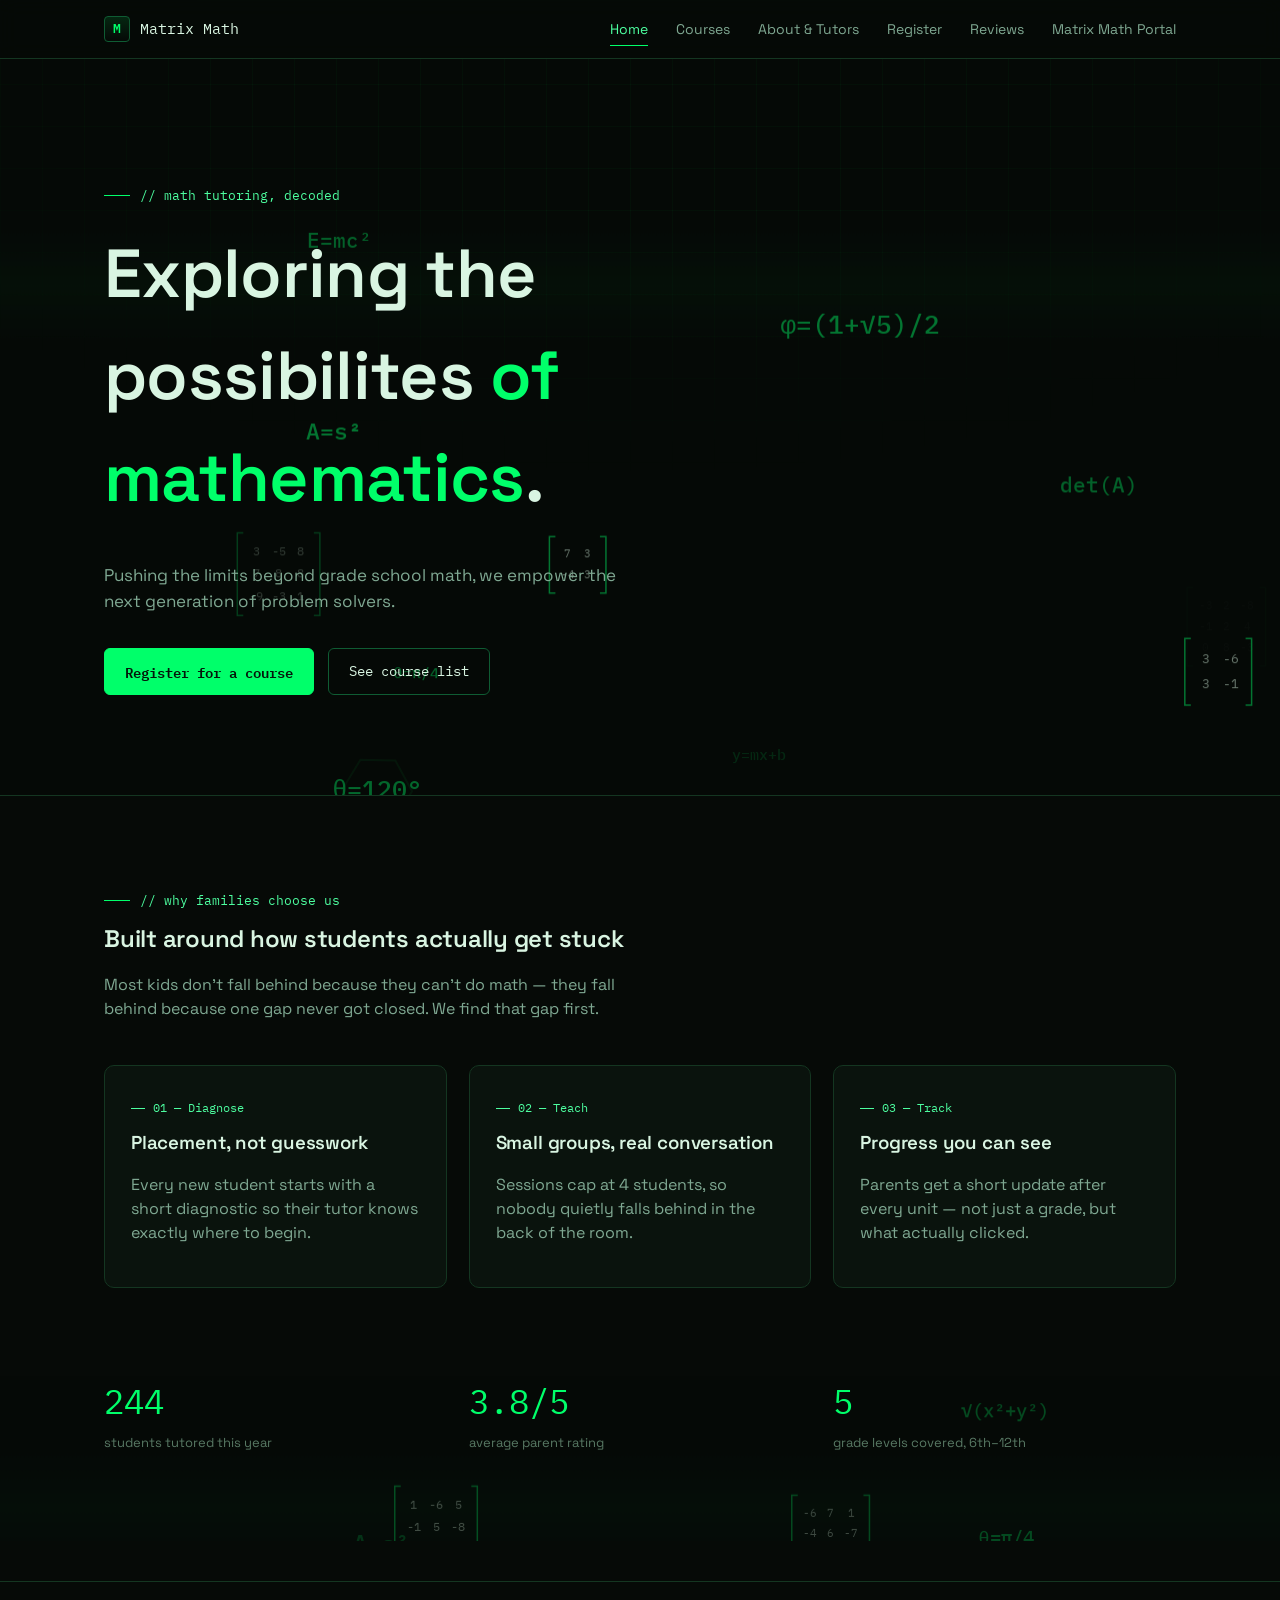
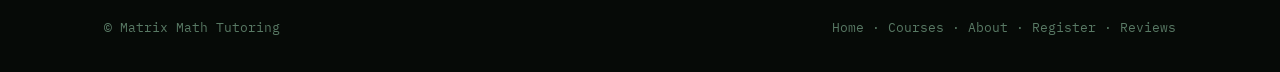
<file: index.html>
<!DOCTYPE html>
<html lang="en">
<head>
<meta charset="UTF-8">
<meta name="viewport" content="width=device-width, initial-scale=1.0">
<title>Matrix Math — Home</title>
<!-- Favicon: replace favicon.svg in the project folder with your own
     image (any browser-supported favicon format works — .svg, .png, .ico)
     and keep this filename, or update the href below to point at it. -->
<link rel="icon" href="favicon.svg">
<link rel="stylesheet" href="style.css">
</head>
<body>

<header class="site-header">
  <nav class="nav">
    <a href="index.html" class="brand">
      <span class="brand-mark">M</span>
      Matrix Math
    </a>
    <button class="nav-toggle" aria-label="Toggle menu">☰</button>
    <ul class="nav-links">
      <li><a href="index.html" aria-current="page">Home</a></li>
      <li><a href="courses.html">Courses</a></li>
      <li><a href="about.html">About &amp; Tutors</a></li>
      <li><a href="register.html">Register</a></li>
      <li><a href="reviews.html">Reviews</a></li>
      <!-- external link to the separate student/coach portal — swap the href if the URL changes -->
      <li><a href="https://matrixmathclub.github.io/matrixmathportal" target="_blank" rel="noopener">Matrix Math Portal</a></li>
    </ul>
  </nav>
</header>

<section class="hero">
  <canvas id="math-rain"></canvas>
  <div class="hero-inner">
    <span class="eyebrow">// math tutoring, decoded</span>
    <h1>Exploring the possibilites <span class="accent">of mathematics</span>.</h1>
    <p>Pushing the limits beyond grade school math, we empower the next generation of problem solvers.</p>
    <div class="hero-actions">
      <a href="register.html" class="btn btn-primary">Register for a course</a>
      <a href="courses.html" class="btn btn-ghost">See course list</a>
    </div>
  </div>
</section>

<section class="section">
  <div class="wrap">
    <div class="section-head reveal">
      <span class="eyebrow">// why families choose us</span>
      <h2>Built around how students actually get stuck</h2>
      <p>Most kids don't fall behind because they can't do math — they fall behind because one gap never got closed. We find that gap first.</p>
    </div>

    <div class="grid grid-3 reveal-stagger">
      <div class="card">
        <span class="tag">01 — Diagnose</span>
        <h3>Placement, not guesswork</h3>
        <p>Every new student starts with a short diagnostic so their tutor knows exactly where to begin.</p>
      </div>
      <div class="card">
        <span class="tag">02 — Teach</span>
        <h3>Small groups, real conversation</h3>
        <p>Sessions cap at 4 students, so nobody quietly falls behind in the back of the room.</p>
      </div>
      <div class="card">
        <span class="tag">03 — Track</span>
        <h3>Progress you can see</h3>
        <p>Parents get a short update after every unit — not just a grade, but what actually clicked.</p>
      </div>
    </div>
  </div>
</section>

<section class="section visual-section" style="padding-top:0;">
  <canvas class="ambient-rain" aria-hidden="true"></canvas>
  <div class="wrap">
    <div class="grid grid-3 reveal-stagger">
      <div>
        <div class="stat" data-target="312" data-decimals="0">0</div>
        <div class="stat-label">students tutored this year</div>
      </div>
      <div>
        <div class="stat" data-target="4.9" data-decimals="1" data-suffix="/5">0</div>
        <div class="stat-label">average parent rating</div>
      </div>
      <div>
        <div class="stat" data-target="6" data-decimals="0">0</div>
        <div class="stat-label">grade levels covered, 6th–12th</div>
      </div>
    </div>
  </div>
</section>

<footer class="site-footer">
  <div class="wrap footer-inner">
    <span>© Matrix Math Tutoring</span>
    <span>Home · Courses · About · Register · Reviews</span>
  </div>
</footer>

<script src="script.js"></script>
</body>
</html>
</file>
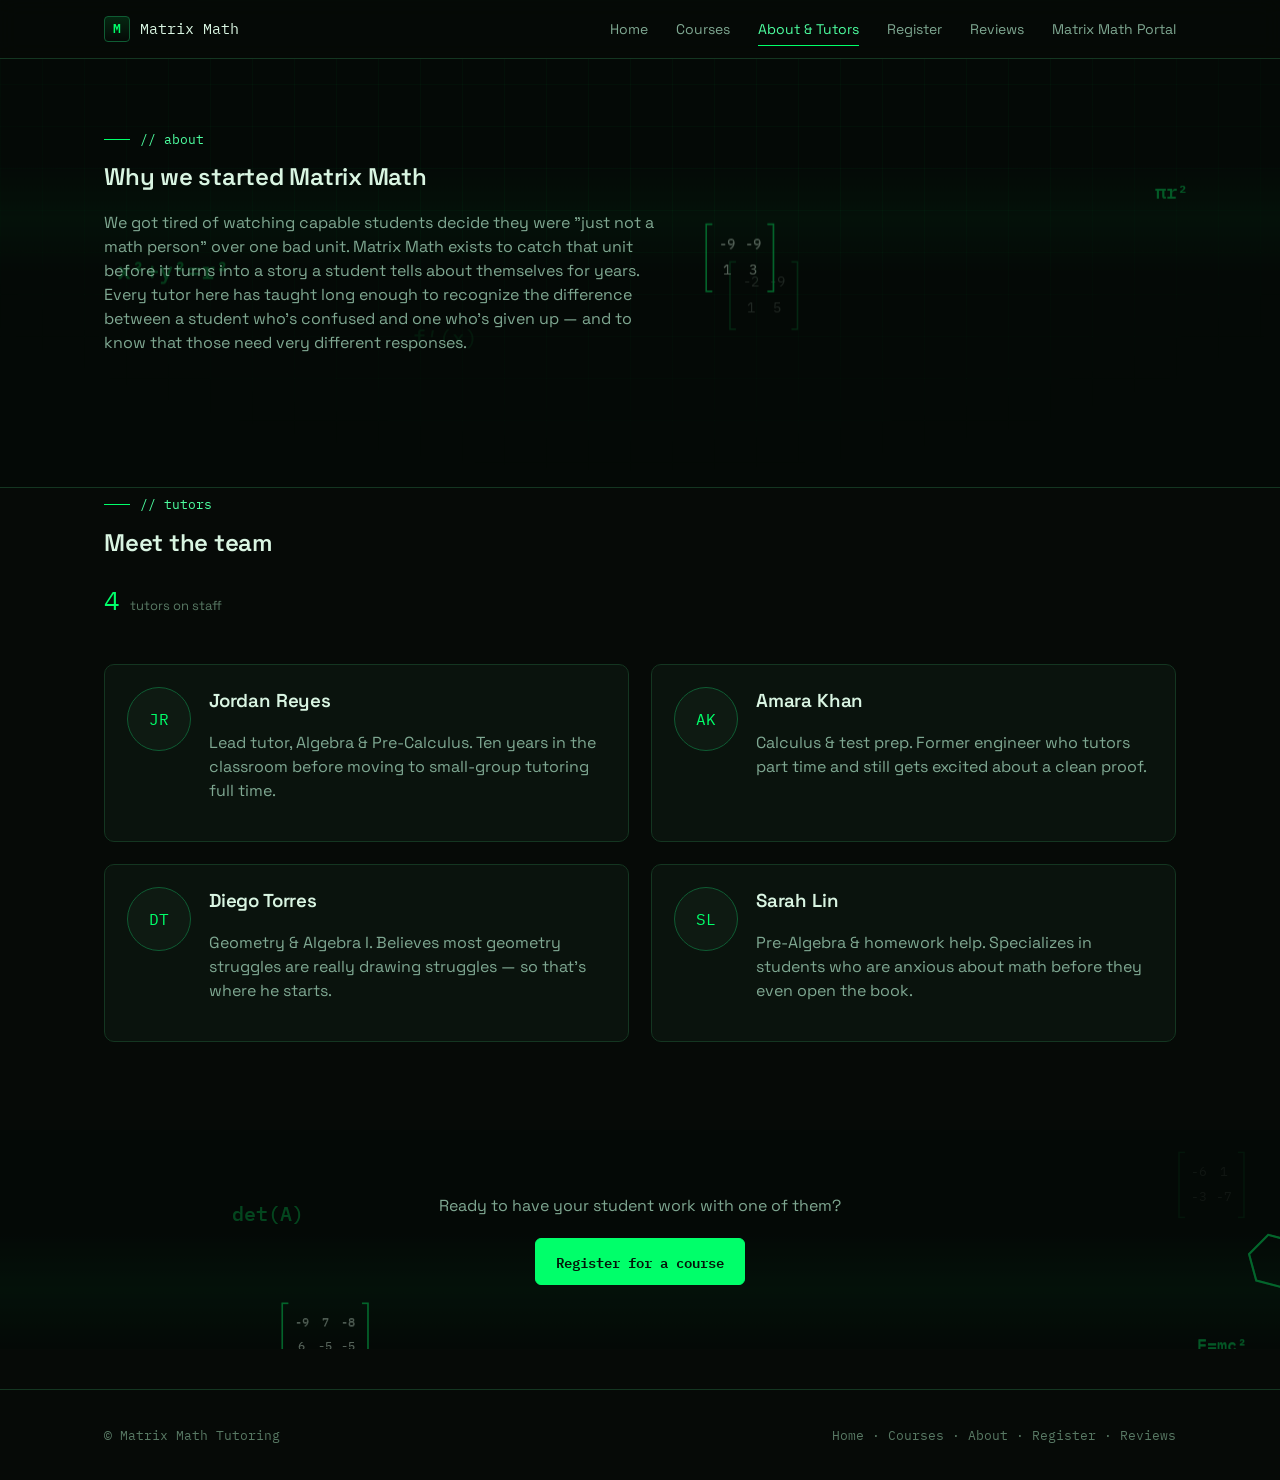
<file: about.html>
<!DOCTYPE html>
<html lang="en">
<head>
<meta charset="UTF-8">
<meta name="viewport" content="width=device-width, initial-scale=1.0">
<title>Matrix Math — About &amp; Tutors</title>
<!-- Favicon: replace favicon.svg in the project folder with your own
     image (any browser-supported favicon format works — .svg, .png, .ico)
     and keep this filename, or update the href below to point at it. -->
<link rel="icon" href="favicon.svg">
<link rel="stylesheet" href="style.css">
</head>
<body>

<header class="site-header">
  <nav class="nav">
    <a href="index.html" class="brand">
      <span class="brand-mark">M</span>
      Matrix Math
    </a>
    <button class="nav-toggle" aria-label="Toggle menu">☰</button>
    <ul class="nav-links">
      <li><a href="index.html">Home</a></li>
      <li><a href="courses.html">Courses</a></li>
      <li><a href="about.html" aria-current="page">About &amp; Tutors</a></li>
      <li><a href="register.html">Register</a></li>
      <li><a href="reviews.html">Reviews</a></li>
      <!-- external link to the separate student/coach portal — swap the href if the URL changes -->
      <li><a href="https://matrixmathclub.github.io/matrixmathportal" target="_blank" rel="noopener">Matrix Math Portal</a></li>
    </ul>
  </nav>
</header>

<section class="section visual-section" style="padding-top:64px; border-bottom:1px solid var(--border);">
  <canvas class="ambient-rain" aria-hidden="true"></canvas>
  <div class="wrap">
    <div class="section-head reveal">
      <span class="eyebrow">// about</span>
      <h1>Why we started Matrix Math</h1>
      <p>We got tired of watching capable students decide they were "just not a math person" over one bad unit. Matrix Math exists to catch that unit before it turns into a story a student tells about themselves for years. Every tutor here has taught long enough to recognize the difference between a student who's confused and one who's given up — and to know that those need very different responses.</p>
    </div>
  </div>
</section>

<section class="section" style="padding-top:0;">
  <div class="wrap">
    <div class="section-head reveal">
      <span class="eyebrow">// tutors</span>
      <h2>Meet the team</h2>
      <div class="mini-stat">
        <span class="stat" data-target="4" data-decimals="0">0</span>
        <span class="stat-label">tutors on staff</span>
      </div>
    </div>

    <div class="grid grid-2 reveal-stagger">

      <div class="tutor-card">
        <div class="tutor-avatar">JR</div>
        <div>
          <h3>Jordan Reyes</h3>
          <p>Lead tutor, Algebra &amp; Pre-Calculus. Ten years in the classroom before moving to small-group tutoring full time.</p>
        </div>
      </div>

      <div class="tutor-card">
        <div class="tutor-avatar">AK</div>
        <div>
          <h3>Amara Khan</h3>
          <p>Calculus &amp; test prep. Former engineer who tutors part time and still gets excited about a clean proof.</p>
        </div>
      </div>

      <div class="tutor-card">
        <div class="tutor-avatar">DT</div>
        <div>
          <h3>Diego Torres</h3>
          <p>Geometry &amp; Algebra I. Believes most geometry struggles are really drawing struggles — so that's where he starts.</p>
        </div>
      </div>

      <div class="tutor-card">
        <div class="tutor-avatar">SL</div>
        <div>
          <h3>Sarah Lin</h3>
          <p>Pre-Algebra &amp; homework help. Specializes in students who are anxious about math before they even open the book.</p>
        </div>
      </div>

    </div>
  </div>
</section>

<section class="section visual-section" style="padding:64px 0;">
  <canvas class="ambient-rain" aria-hidden="true"></canvas>
  <div class="wrap reveal" style="text-align:center;">
    <p style="margin:0 auto 20px; max-width:44ch;">Ready to have your student work with one of them?</p>
    <a href="register.html" class="btn btn-primary">Register for a course</a>
  </div>
</section>

<footer class="site-footer">
  <div class="wrap footer-inner">
    <span>© Matrix Math Tutoring</span>
    <span>Home · Courses · About · Register · Reviews</span>
  </div>
</footer>

<script src="script.js"></script>
</body>
</html>
</file>
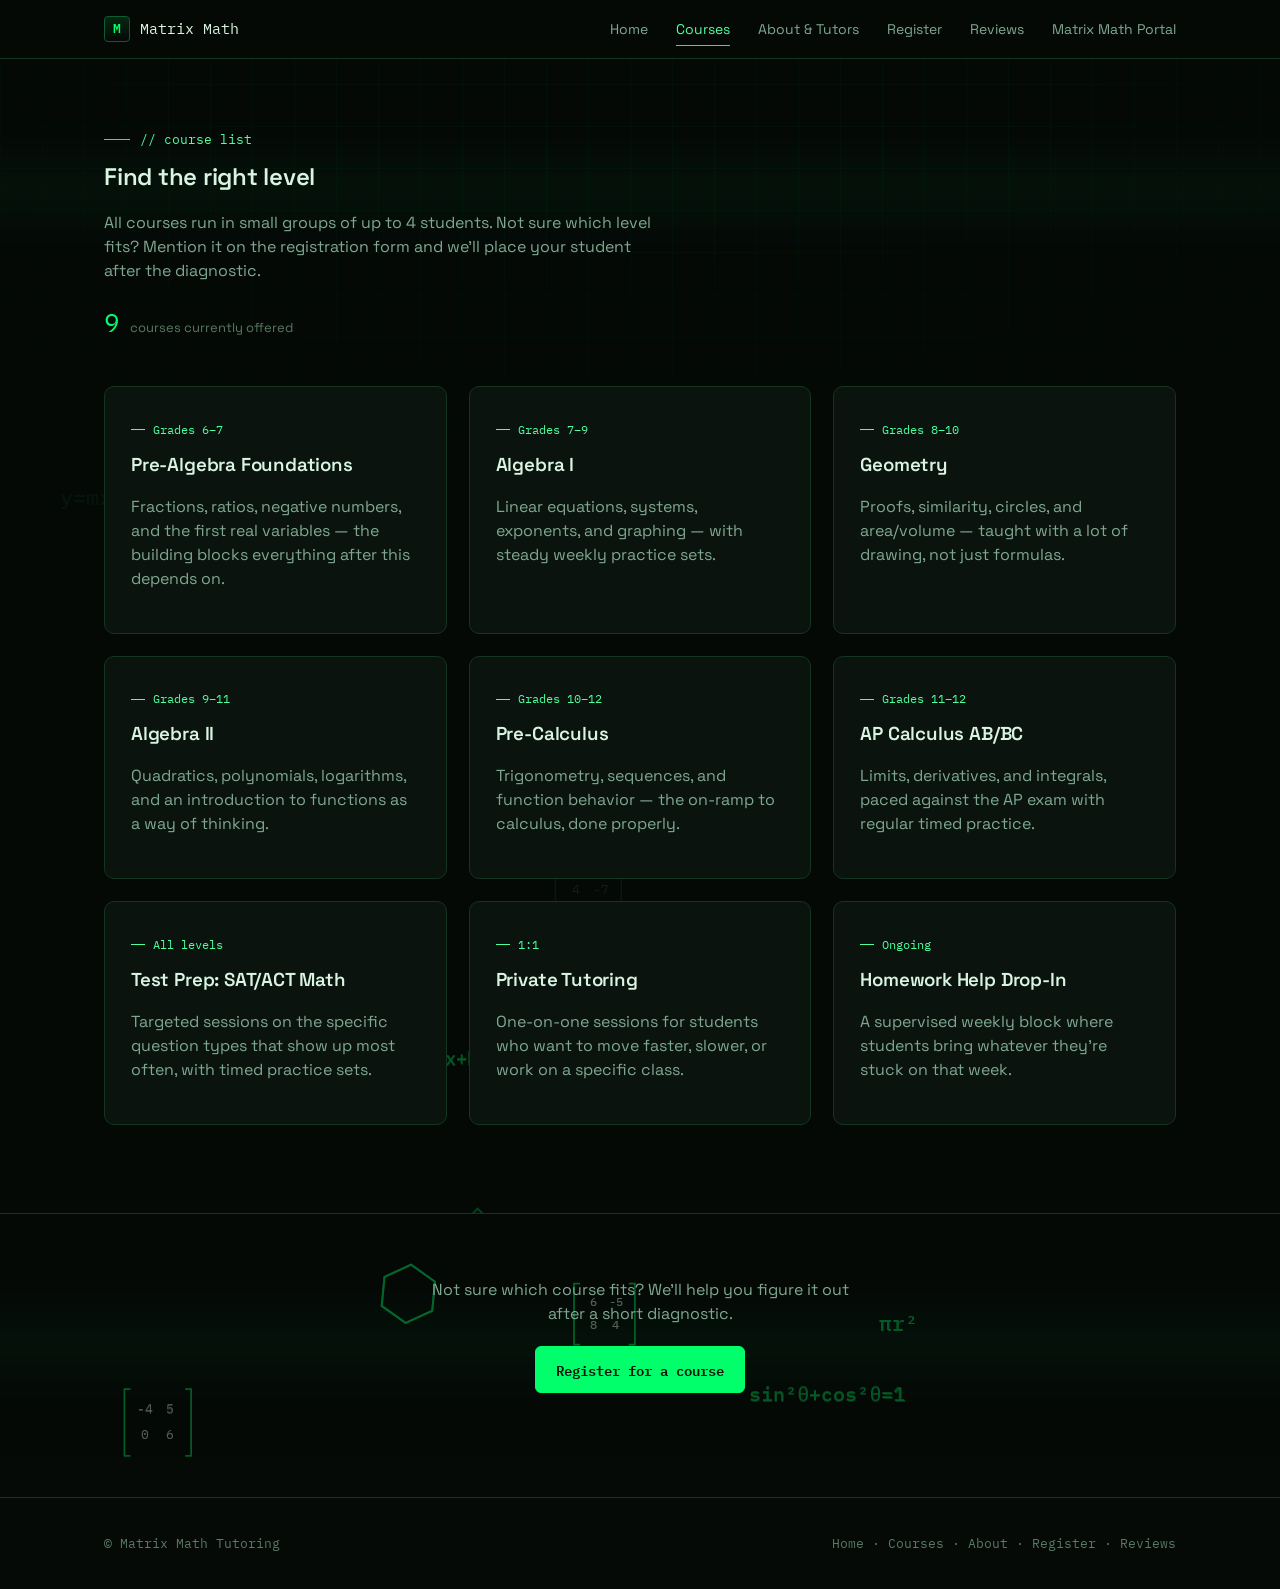
<file: courses.html>
<!DOCTYPE html>
<html lang="en">
<head>
<meta charset="UTF-8">
<meta name="viewport" content="width=device-width, initial-scale=1.0">
<title>Matrix Math — Courses</title>
<!-- Favicon: replace favicon.svg in the project folder with your own
     image (any browser-supported favicon format works — .svg, .png, .ico)
     and keep this filename, or update the href below to point at it. -->
<link rel="icon" href="favicon.svg">
<link rel="stylesheet" href="style.css">
</head>
<body>

<header class="site-header">
  <nav class="nav">
    <a href="index.html" class="brand">
      <span class="brand-mark">M</span>
      Matrix Math
    </a>
    <button class="nav-toggle" aria-label="Toggle menu">☰</button>
    <ul class="nav-links">
      <li><a href="index.html">Home</a></li>
      <li><a href="courses.html" aria-current="page">Courses</a></li>
      <li><a href="about.html">About &amp; Tutors</a></li>
      <li><a href="register.html">Register</a></li>
      <li><a href="reviews.html">Reviews</a></li>
      <!-- external link to the separate student/coach portal — swap the href if the URL changes -->
      <li><a href="https://matrixmathclub.github.io/matrixmathportal" target="_blank" rel="noopener">Matrix Math Portal</a></li>
    </ul>
  </nav>
</header>

<section class="section visual-section" style="padding-top:64px; border-bottom:1px solid var(--border);">
  <canvas class="ambient-rain" aria-hidden="true"></canvas>
  <div class="wrap">
    <div class="section-head reveal">
      <span class="eyebrow">// course list</span>
      <h1>Find the right level</h1>
      <p>All courses run in small groups of up to 4 students. Not sure which level fits? Mention it on the registration form and we'll place your student after the diagnostic.</p>
      <div class="mini-stat">
        <span class="stat" data-target="9" data-decimals="0">0</span>
        <span class="stat-label">courses currently offered</span>
      </div>
    </div>

    <div class="grid grid-3 reveal-stagger">

      <div class="card">
        <span class="tag">Grades 6–7</span>
        <h3>Pre-Algebra Foundations</h3>
        <p>Fractions, ratios, negative numbers, and the first real variables — the building blocks everything after this depends on.</p>
      </div>

      <div class="card">
        <span class="tag">Grades 7–9</span>
        <h3>Algebra I</h3>
        <p>Linear equations, systems, exponents, and graphing — with steady weekly practice sets.</p>
      </div>

      <div class="card">
        <span class="tag">Grades 8–10</span>
        <h3>Geometry</h3>
        <p>Proofs, similarity, circles, and area/volume — taught with a lot of drawing, not just formulas.</p>
      </div>

      <div class="card">
        <span class="tag">Grades 9–11</span>
        <h3>Algebra II</h3>
        <p>Quadratics, polynomials, logarithms, and an introduction to functions as a way of thinking.</p>
      </div>

      <div class="card">
        <span class="tag">Grades 10–12</span>
        <h3>Pre-Calculus</h3>
        <p>Trigonometry, sequences, and function behavior — the on-ramp to calculus, done properly.</p>
      </div>

      <div class="card">
        <span class="tag">Grades 11–12</span>
        <h3>AP Calculus AB/BC</h3>
        <p>Limits, derivatives, and integrals, paced against the AP exam with regular timed practice.</p>
      </div>

      <div class="card">
        <span class="tag">All levels</span>
        <h3>Test Prep: SAT/ACT Math</h3>
        <p>Targeted sessions on the specific question types that show up most often, with timed practice sets.</p>
      </div>

      <div class="card">
        <span class="tag">1:1</span>
        <h3>Private Tutoring</h3>
        <p>One-on-one sessions for students who want to move faster, slower, or work on a specific class.</p>
      </div>

      <div class="card">
        <span class="tag">Ongoing</span>
        <h3>Homework Help Drop-In</h3>
        <p>A supervised weekly block where students bring whatever they're stuck on that week.</p>
      </div>

    </div>
  </div>
</section>

<section class="section visual-section" style="padding:64px 0;">
  <canvas class="ambient-rain" aria-hidden="true"></canvas>
  <div class="wrap reveal" style="text-align:center;">
    <p style="margin:0 auto 20px; max-width:44ch;">Not sure which course fits? We'll help you figure it out after a short diagnostic.</p>
    <a href="register.html" class="btn btn-primary">Register for a course</a>
  </div>
</section>

<footer class="site-footer">
  <div class="wrap footer-inner">
    <span>© Matrix Math Tutoring</span>
    <span>Home · Courses · About · Register · Reviews</span>
  </div>
</footer>

<script src="script.js"></script>
</body>
</html>
</file>
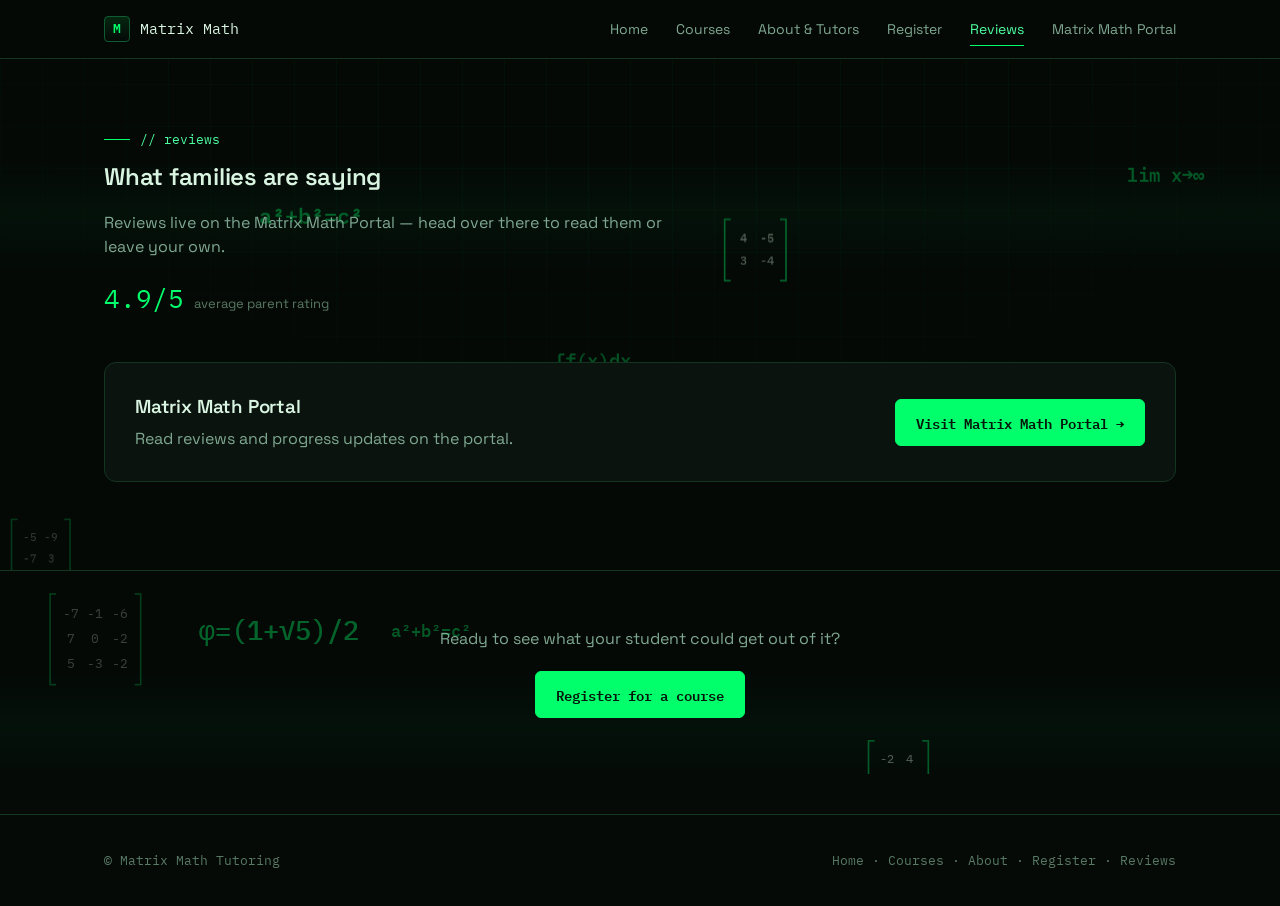
<file: reviews.html>
<!DOCTYPE html>
<html lang="en">
<head>
<meta charset="UTF-8">
<meta name="viewport" content="width=device-width, initial-scale=1.0">
<title>Matrix Math — Reviews</title>
<!-- Favicon: replace favicon.svg in the project folder with your own
     image (any browser-supported favicon format works — .svg, .png, .ico)
     and keep this filename, or update the href below to point at it. -->
<link rel="icon" href="favicon.svg">
<link rel="stylesheet" href="style.css">
</head>
<body>

<header class="site-header">
  <nav class="nav">
    <a href="index.html" class="brand">
      <span class="brand-mark">M</span>
      Matrix Math
    </a>
    <button class="nav-toggle" aria-label="Toggle menu">☰</button>
    <ul class="nav-links">
      <li><a href="index.html">Home</a></li>
      <li><a href="courses.html">Courses</a></li>
      <li><a href="about.html">About &amp; Tutors</a></li>
      <li><a href="register.html">Register</a></li>
      <li><a href="reviews.html" aria-current="page">Reviews</a></li>
      <!-- external link to the separate student/coach portal — swap the href if the URL changes -->
      <li><a href="https://matrixmathclub.github.io/matrixmathportal" target="_blank" rel="noopener">Matrix Math Portal</a></li>
    </ul>
  </nav>
</header>

<section class="section visual-section" style="padding-top:64px; border-bottom:1px solid var(--border);">
  <canvas class="ambient-rain" aria-hidden="true"></canvas>
  <div class="wrap">
    <div class="section-head reveal">
      <span class="eyebrow">// reviews</span>
      <h1>What families are saying</h1>
      <p>Reviews live on the Matrix Math Portal — head over there to read them or leave your own.</p>
      <div class="mini-stat">
        <span class="stat" data-target="4.9" data-decimals="1" data-suffix="/5">0</span>
        <span class="stat-label">average parent rating</span>
      </div>
    </div>

    <div class="link-card reveal">
      <div>
        <h3 style="margin-bottom:6px;">Matrix Math Portal</h3>
        <p style="margin:0;">Read reviews and progress updates on the portal.</p>
      </div>
      <!-- TODO: replace "#" with the live Matrix Math Portal reviews URL -->
      <a href="#" class="btn btn-primary" target="_blank" rel="noopener">Visit Matrix Math Portal <span class="arrow">→</span></a>
    </div>
  </div>
</section>

<section class="section visual-section" style="padding:56px 0;">
  <canvas class="ambient-rain" aria-hidden="true"></canvas>
  <div class="wrap reveal" style="text-align:center;">
    <p style="margin:0 auto 20px; max-width:44ch;">Ready to see what your student could get out of it?</p>
    <a href="register.html" class="btn btn-primary">Register for a course</a>
  </div>
</section>

<footer class="site-footer">
  <div class="wrap footer-inner">
    <span>© Matrix Math Tutoring</span>
    <span>Home · Courses · About · Register · Reviews</span>
  </div>
</footer>

<script src="script.js"></script>
</body>
</html>
</file>
<file: style.css>
/* =========================================================
   Matrix Math — shared styles
   Color scheme inspired by secretninja123.github.io/matrixmathportal
   ========================================================= */

@import url('https://fonts.googleapis.com/css2?family=Space+Grotesk:wght@400;500;600;700&family=IBM+Plex+Mono:wght@400;500;600&display=swap');

:root{
  /* --- color tokens --- */
  --bg:        #060a07;
  --bg-panel:  #0a130d;
  --bg-raised: #0e1a12;
  --green:     #00ff6a;
  --green-2:   #4dffa0;
  --green-dim: #0f5c33;
  --border:    #143621;
  --text:      #d9f5e2;
  --text-dim:  #7fa892;
  --text-mute: #587964;
  --danger:    #ff5d5d;

  /* --- type --- */
  --font-display: 'Space Grotesk', system-ui, sans-serif;
  --font-mono: 'IBM Plex Mono', 'SFMono-Regular', Consolas, monospace;

  --maxw: 1120px;
}

*{ box-sizing: border-box; }
html{ scroll-behavior: smooth; }

@media (prefers-reduced-motion: reduce){
  html{ scroll-behavior: auto; }
  *{ animation-duration: 0.01ms !important; animation-iteration-count: 1 !important; transition-duration: 0.01ms !important; }
}

body{
  margin: 0;
  background: var(--bg);
  color: var(--text);
  font-family: var(--font-display);
  line-height: 1.5;
  -webkit-font-smoothing: antialiased;
}

img{ max-width: 100%; display: block; }

a{ color: inherit; text-decoration: none; }

h1,h2,h3,h4{
  font-family: var(--font-display);
  font-weight: 600;
  margin: 0 0 0.5em;
  letter-spacing: -0.01em;
}

p{ color: var(--text-dim); max-width: 62ch; }

.wrap{
  max-width: var(--maxw);
  margin: 0 auto;
  padding: 0 24px;
}

/* subtle scanline / grid texture on every page */
body::before{
  content: "";
  position: fixed;
  inset: 0;
  pointer-events: none;
  z-index: 0;
  background-image:
    linear-gradient(rgba(0,255,106,0.035) 1px, transparent 1px),
    linear-gradient(90deg, rgba(0,255,106,0.035) 1px, transparent 1px);
  background-size: 42px 42px;
  mask-image: radial-gradient(ellipse 80% 60% at 50% 0%, #000 40%, transparent 90%);
}

/* =========================================================
   Nav
   ========================================================= */
.site-header{
  position: sticky;
  top: 0;
  z-index: 50;
  background: rgba(6,10,7,0.85);
  backdrop-filter: blur(10px);
  border-bottom: 1px solid var(--border);
}

.nav{
  display: flex;
  align-items: center;
  justify-content: space-between;
  padding: 16px 24px;
  max-width: var(--maxw);
  margin: 0 auto;
}

.brand{
  display: flex;
  align-items: center;
  gap: 10px;
  font-family: var(--font-mono);
  font-size: 15px;
  color: var(--text);
}

.brand-mark{
  width: 26px;
  height: 26px;
  border: 1px solid var(--green-dim);
  border-radius: 4px;
  display: grid;
  place-items: center;
  color: var(--green);
  font-size: 13px;
  font-weight: 600;
  background: linear-gradient(180deg, rgba(0,255,106,0.12), transparent);
}

.nav-links{
  display: flex;
  gap: 28px;
  list-style: none;
  margin: 0;
  padding: 0;
  font-size: 14px;
}

.nav-links a{
  color: var(--text-dim);
  transition: color 0.2s ease;
  position: relative;
  padding: 4px 0;
}
.nav-links a[aria-current="page"]{ color: var(--green-2); }
.nav-links a[aria-current="page"]::after{
  content: "";
  position: absolute;
  left: 0; right: 0; bottom: -4px;
  height: 1px;
  background: var(--green);
}

.nav-toggle{
  display: none;
  align-items: center;
  justify-content: center;
  background: none;
  border: 1px solid var(--border);
  border-radius: 6px;
  color: var(--text);
  width: 44px;
  height: 44px;
  font-size: 18px;
  cursor: pointer;
}

@media (max-width: 760px){
  .nav-toggle{ display: flex; }
  .nav-links{
    position: absolute;
    top: 64px; left: 0; right: 0;
    background: var(--bg-panel);
    border-bottom: 1px solid var(--border);
    flex-direction: column;
    gap: 0;
    padding: 8px 24px 18px;
    display: none;
  }
  .nav-links.open{ display: flex; }
  .nav-links a{ padding: 14px 0; border-bottom: 1px solid var(--border); display: block; }
}

/* =========================================================
   Buttons
   ========================================================= */
.btn{
  display: inline-flex;
  align-items: center;
  gap: 8px;
  font-family: var(--font-mono);
  font-size: 14px;
  padding: 12px 20px;
  border-radius: 6px;
  border: 1px solid var(--green-dim);
  cursor: pointer;
  transition: transform 0.15s ease, border-color 0.15s ease, background 0.15s ease, box-shadow 0.2s ease;
}
.btn:active{ transform: translateY(0) scale(0.97); }
.btn .arrow{ display: inline-block; transition: transform 0.2s ease; }

.btn-primary{
  background: var(--green);
  color: #04150a;
  border-color: var(--green);
  font-weight: 600;
}

.btn-ghost{
  background: transparent;
  color: var(--text);
}

/* =========================================================
   Hero (home page)
   ========================================================= */
.hero{
  position: relative;
  overflow: hidden;
  border-bottom: 1px solid var(--border);
}

#math-rain{
  position: absolute;
  inset: 0;
  width: 100%;
  height: 100%;
  opacity: 0.55;
}

/* smaller math-scene canvases scattered in section backgrounds
   around the rest of the site — same animation, lighter touch */
.visual-section{
  position: relative;
  overflow: hidden;
}
.ambient-rain{
  position: absolute;
  inset: 0;
  width: 100%;
  height: 100%;
  opacity: 0.4;
  pointer-events: none;
}
.visual-section > .wrap{
  position: relative;
  z-index: 2;
}

.hero-inner{
  position: relative;
  z-index: 2;
  max-width: var(--maxw);
  margin: 0 auto;
  padding: 120px 24px 100px;
}

.eyebrow{
  font-family: var(--font-mono);
  color: var(--green-2);
  font-size: 13px;
  margin-bottom: 18px;
  display: inline-flex;
  align-items: center;
  gap: 10px;
}

/* short underline that draws in next to the eyebrow text on scroll */
.eyebrow::before{
  content: "";
  display: inline-block;
  width: 0;
  height: 1px;
  background: var(--green);
  transition: width 0.6s cubic-bezier(0.16,0.84,0.44,1);
}
.eyebrow.eyebrow-in::before{ width: 26px; }

.hero h1{
  font-size: clamp(38px, 6vw, 68px);
  max-width: 14ch;
  color: var(--text);
}

.hero h1 .accent{ color: var(--green); }

.hero p{
  font-size: 17px;
  margin-top: 18px;
  max-width: 48ch;
}

.hero-actions{
  display: flex;
  gap: 14px;
  margin-top: 34px;
  flex-wrap: wrap;
}

/* one orchestrated entrance for the hero content on page load */
.hero-inner > *{
  opacity: 0;
  animation: heroRise 0.8s cubic-bezier(0.16,0.84,0.44,1) forwards;
}
.hero-inner > *:nth-child(1){ animation-delay: 0.05s; }
.hero-inner > *:nth-child(2){ animation-delay: 0.16s; }
.hero-inner > *:nth-child(3){ animation-delay: 0.30s; }
.hero-inner > *:nth-child(4){ animation-delay: 0.44s; }

@keyframes heroRise{
  from{ opacity: 0; transform: translateY(22px); }
  to{ opacity: 1; transform: translateY(0); }
}

/* thin bar across the top of the viewport tracking scroll position */
.scroll-progress{
  position: fixed;
  top: 0; left: 0; right: 0;
  height: 3px;
  background: var(--green);
  transform: scaleX(0);
  transform-origin: left;
  z-index: 100;
  box-shadow: 0 0 8px rgba(0,255,106,0.55);
}

/* =========================================================
   Scroll reveal
   ========================================================= */
.reveal{
  opacity: 0;
  transform: translateY(24px);
  transition: opacity 0.7s ease, transform 0.7s ease;
}
.reveal.is-visible{
  opacity: 1;
  transform: translateY(0);
}
.reveal-stagger > *{
  opacity: 0;
  transform: translateY(18px);
  transition: opacity 0.6s ease, transform 0.6s ease;
}
.reveal-stagger.is-visible > *{
  opacity: 1;
  transform: translateY(0);
}
.reveal-stagger.is-visible > *:nth-child(1){ transition-delay: 0.02s; }
.reveal-stagger.is-visible > *:nth-child(2){ transition-delay: 0.10s; }
.reveal-stagger.is-visible > *:nth-child(3){ transition-delay: 0.18s; }
.reveal-stagger.is-visible > *:nth-child(4){ transition-delay: 0.26s; }

/* =========================================================
   Sections / cards
   ========================================================= */
section{ position: relative; z-index: 1; }

.section{ padding: 88px 0; }
.section-head{ max-width: 56ch; margin-bottom: 44px; }
.section-head .eyebrow{ margin-bottom: 10px; }

.grid{
  display: grid;
  gap: 22px;
}
.grid-3{ grid-template-columns: repeat(3, 1fr); }
.grid-2{ grid-template-columns: repeat(2, 1fr); }
@media (max-width: 860px){
  .grid-3, .grid-2{ grid-template-columns: 1fr; }
}

.card{
  background: var(--bg-panel);
  border: 1px solid var(--border);
  border-radius: 10px;
  padding: 26px;
  transition: border-color 0.2s ease, transform 0.25s ease, box-shadow 0.25s ease;
}

.card .tag{
  font-family: var(--font-mono);
  font-size: 12px;
  color: var(--green-2);
  display: inline-flex;
  align-items: center;
  gap: 8px;
  margin-bottom: 12px;
}
.card .tag::before{
  content: "";
  display: inline-block;
  width: 0;
  height: 1px;
  background: var(--green-2);
  transition: width 0.5s ease;
}
.reveal-stagger.is-visible .tag::before{ width: 14px; }

.stat{
  font-family: var(--font-mono);
  font-size: 34px;
  color: var(--green);
}
.stat-label{ color: var(--text-mute); font-size: 13px; margin-top: 6px; }

/* smaller inline count-up used next to a heading on non-Home pages */
.mini-stat{
  display: flex;
  align-items: baseline;
  gap: 10px;
  margin-top: 20px;
}
.mini-stat .stat{ font-size: 26px; }
.mini-stat .stat-label{ margin-top: 0; }

/* =========================================================
   Forms (registration)
   ========================================================= */
.form-card{
  background: var(--bg-panel);
  border: 1px solid var(--border);
  border-radius: 12px;
  padding: 36px;
  max-width: 620px;
}

.field{ margin-bottom: 20px; }
.field label{
  display: block;
  font-family: var(--font-mono);
  font-size: 13px;
  color: var(--text-dim);
  margin-bottom: 8px;
}
.field input, .field select, .field textarea{
  width: 100%;
  background: var(--bg-raised);
  border: 1px solid var(--border);
  border-radius: 6px;
  padding: 12px 14px;
  color: var(--text);
  font-family: var(--font-display);
  font-size: 15px;
}
.field input:focus, .field select:focus, .field textarea:focus{
  outline: none;
  border-color: var(--green);
}
.field-row{ display: grid; grid-template-columns: 1fr 1fr; gap: 16px; }
@media (max-width: 560px){ .field-row{ grid-template-columns: 1fr; } }

.form-status{
  font-family: var(--font-mono);
  font-size: 13.5px;
  margin-top: 16px;
  min-height: 18px;
}
.form-status.ok{ color: var(--green-2); }
.form-status.err{ color: var(--danger); }

/* =========================================================
   Table / tutor / review layouts
   ========================================================= */
.tutor-card{
  display: flex;
  gap: 18px;
  background: var(--bg-panel);
  border: 1px solid var(--border);
  border-radius: 10px;
  padding: 22px;
  transition: border-color 0.2s ease, transform 0.2s ease;
}
.tutor-avatar{
  width: 64px;
  height: 64px;
  border-radius: 50%;
  background: var(--bg-raised);
  border: 1px solid var(--green-dim);
  display: grid;
  place-items: center;
  font-family: var(--font-mono);
  color: var(--green);
  flex-shrink: 0;
  transition: transform 0.25s ease, box-shadow 0.25s ease;
}

.link-card{
  display: flex;
  align-items: center;
  justify-content: space-between;
  gap: 20px;
  background: var(--bg-panel);
  border: 1px solid var(--border);
  border-radius: 12px;
  padding: 30px;
  flex-wrap: wrap;
  transition: border-color 0.2s ease;
}

/* =========================================================
   Footer
   ========================================================= */
.site-footer{
  border-top: 1px solid var(--border);
  padding: 36px 0;
  margin-top: 40px;
}
.footer-inner{
  display: flex;
  justify-content: space-between;
  flex-wrap: wrap;
  gap: 12px;
  font-family: var(--font-mono);
  font-size: 12.5px;
  color: var(--text-mute);
}

/* =========================================================
   Hover effects — only for devices that actually have a mouse.
   Keeping these behind (hover: hover) stops touch devices from
   getting stuck showing a "hovered" card/button after a tap.
   ========================================================= */
@media (hover: hover) and (pointer: fine){
  .nav-links a:hover{ color: var(--green-2); }
  .btn:hover .arrow{ transform: translateX(4px); }
  .btn-primary:hover{ transform: translateY(-1px); background: var(--green-2); box-shadow: 0 8px 24px -8px rgba(0,255,106,0.5); }
  .btn-ghost:hover{ border-color: var(--green); color: var(--green-2); }
  .card:hover{
    border-color: var(--green-dim);
    transform: translateY(-4px);
    box-shadow: 0 16px 32px -16px rgba(0,255,106,0.28);
  }
  .tutor-card:hover{ border-color: var(--green-dim); transform: translateY(-3px); }
  .tutor-card:hover .tutor-avatar{
    transform: scale(1.08);
    box-shadow: 0 0 0 5px rgba(0,255,106,0.08);
  }
  .link-card:hover{ border-color: var(--green-dim); }
}

/* =========================================================
   Responsive tuning
   Layout already flexes via the grid/flex rules above (nav
   collapses under 760px, card grids collapse under 860px,
   form rows collapse under 560px). This trims spacing and
   sizing further for small screens, and gives larger screens
   a bit more breathing room.
   ========================================================= */
@media (max-width: 600px){
  .hero-inner{ padding: 88px 20px 64px; }
  .section{ padding: 60px 0; }
  .card{ padding: 22px; }
  .form-card{ padding: 24px; }
  .tutor-card{ flex-direction: column; text-align: center; align-items: center; }
  .link-card{ flex-direction: column; align-items: stretch; text-align: center; }
  .link-card .btn{ justify-content: center; }
  .footer-inner{ flex-direction: column; text-align: center; }
}

@media (min-width: 1400px){
  :root{ --maxw: 1240px; }
}

/* comfortable tap feedback on touch devices, no lingering highlight box */
a, button{ -webkit-tap-highlight-color: transparent; }
</file>
